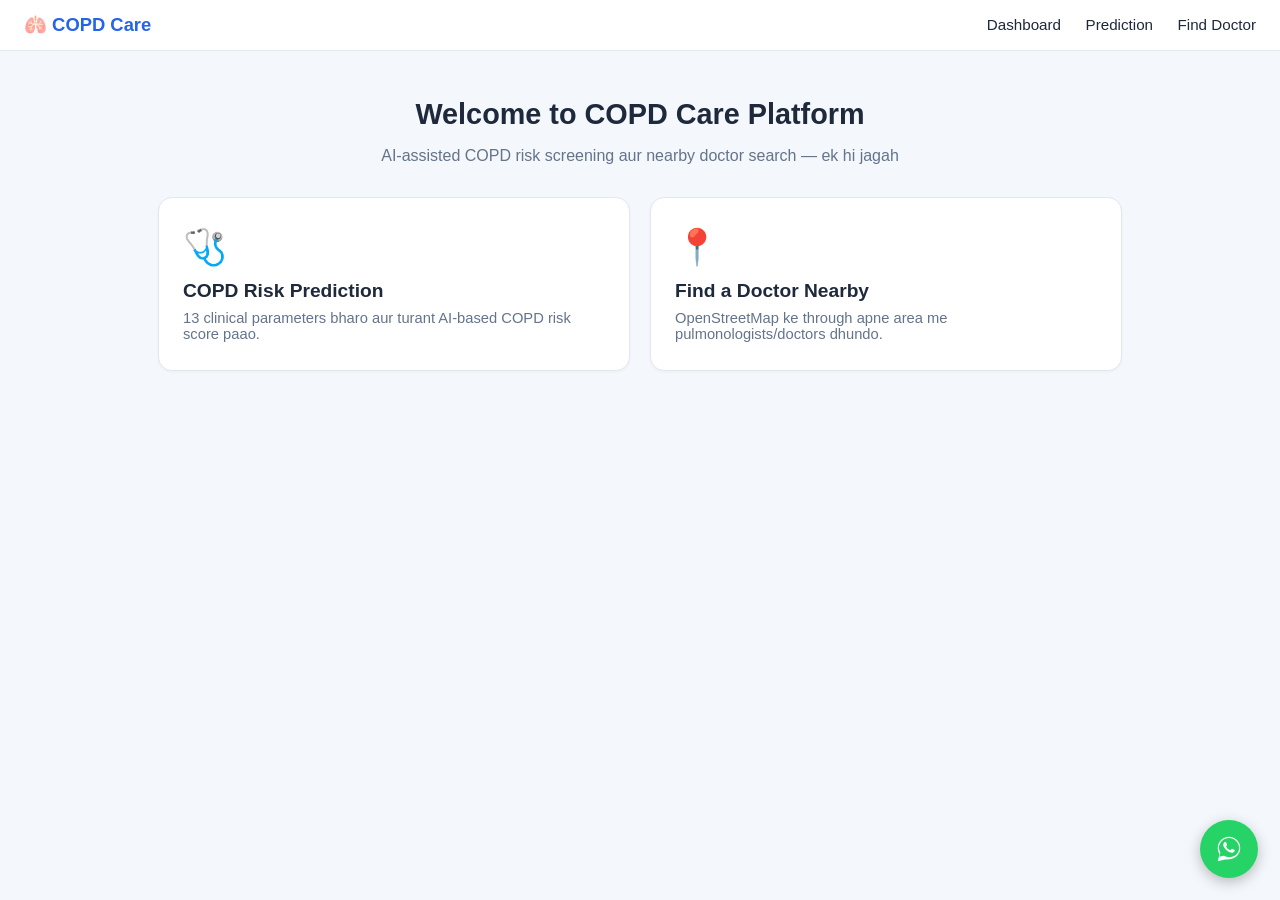
<file: frontend/index.html>
<!DOCTYPE html>
<html lang="en">
<head>
<meta charset="UTF-8">
<meta name="viewport" content="width=device-width, initial-scale=1.0">
<title>COPD Care Platform — Dashboard</title>
<link rel="stylesheet" href="css/style.css">
</head>
<body>

<header class="navbar">
  <a href="index.html" class="brand">🫁 COPD Care</a>
  <nav>
    <a href="index.html">Dashboard</a>
    <a href="predict.html">Prediction</a>
    <a href="doctor.html">Find Doctor</a>
  </nav>
</header>

<main class="container">
  <div class="dashboard-header">
    <h1>Welcome to COPD Care Platform</h1>
    <p>AI-assisted COPD risk screening aur nearby doctor search — ek hi jagah</p>
  </div>

  <div class="card-grid">
    <a href="predict.html" class="feature-card">
      <div class="icon">🩺</div>
      <h2>COPD Risk Prediction</h2>
      <p>13 clinical parameters bharo aur turant AI-based COPD risk score paao.</p>
    </a>

    <a href="doctor.html" class="feature-card">
      <div class="icon">📍</div>
      <h2>Find a Doctor Nearby</h2>
      <p>OpenStreetMap ke through apne area me pulmonologists/doctors dhundo.</p>
    </a>
  </div>
</main>

<!-- Static WhatsApp contact button -->
<a href="https://wa.me/+14155238886?text=join refer-evidence"
   class="whatsapp-float" target="_blank" rel="noopener" title="Chat on WhatsApp">
  <svg viewBox="0 0 32 32" xmlns="http://www.w3.org/2000/svg">
    <path d="M16.001 3C9.373 3 4 8.373 4 15c0 2.386.697 4.61 1.902 6.484L4 29l7.72-1.865A11.94 11.94 0 0 0 16.001 27C22.63 27 28 21.627 28 15S22.63 3 16.001 3zm0 21.75c-1.938 0-3.75-.522-5.31-1.432l-.381-.226-4.58 1.107 1.135-4.462-.248-.386A9.71 9.71 0 0 1 5.25 15c0-5.936 4.815-10.75 10.751-10.75S26.75 9.064 26.75 15 21.937 24.75 16.001 24.75zm5.507-8.05c-.302-.15-1.784-.881-2.06-.982-.276-.101-.477-.15-.678.15-.2.301-.778.982-.954 1.183-.176.2-.352.226-.653.075-.302-.151-1.274-.47-2.427-1.499-.897-.8-1.503-1.788-1.679-2.09-.176-.302-.019-.465.132-.615.135-.135.302-.352.452-.528.15-.176.2-.302.301-.503.1-.2.05-.377-.025-.528-.075-.15-.678-1.634-.929-2.238-.245-.588-.494-.508-.678-.517l-.578-.01c-.2 0-.528.075-.804.377-.276.302-1.054 1.03-1.054 2.512s1.079 2.914 1.229 3.115c.151.2 2.124 3.243 5.148 4.548.719.31 1.28.495 1.717.634.721.229 1.377.197 1.896.12.578-.086 1.784-.729 2.036-1.433.251-.704.251-1.307.176-1.433-.075-.125-.276-.2-.578-.35z"/>
  </svg>
</a>

</body>
</html>
</file>
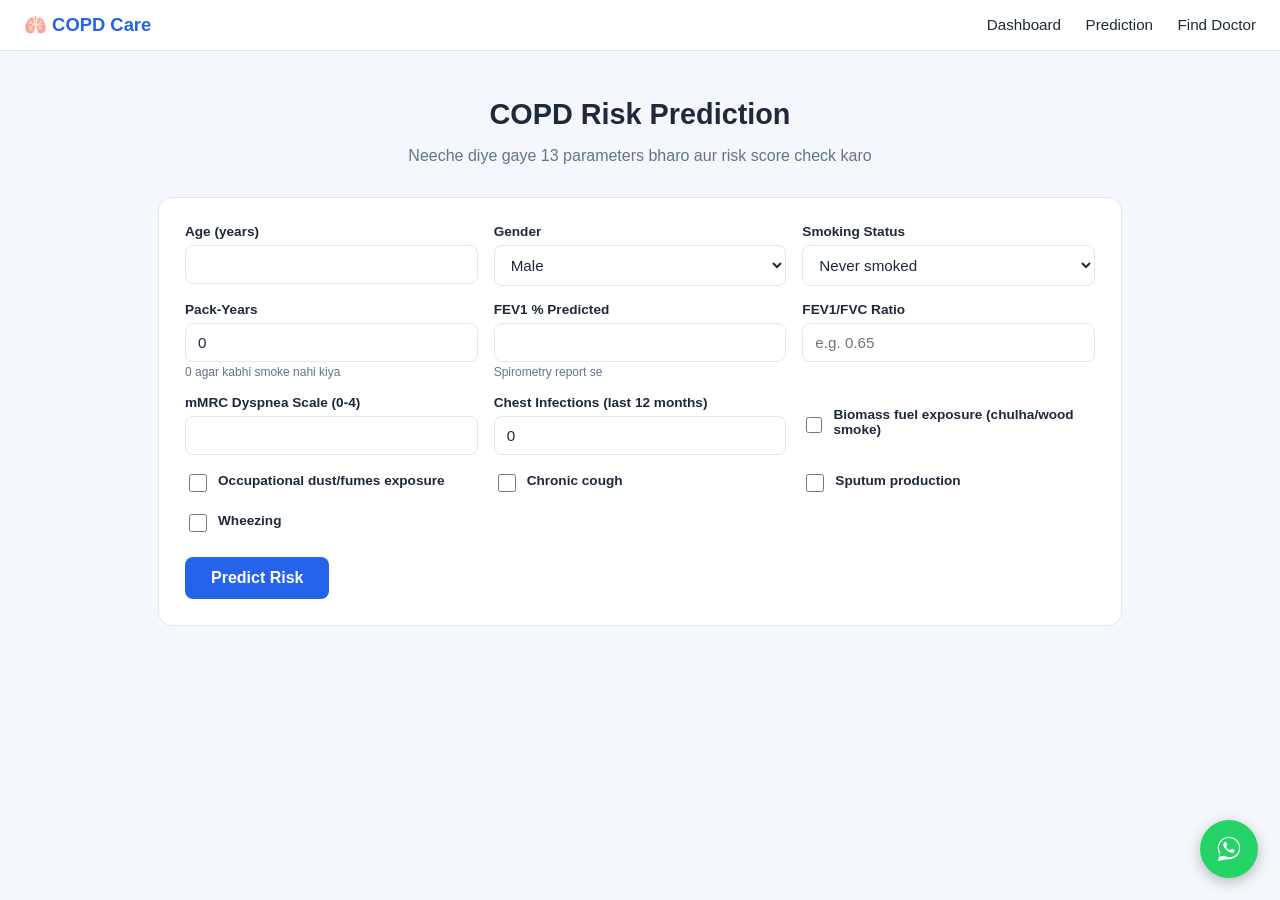
<file: frontend/predict.html>
<!DOCTYPE html>
<html lang="en">
<head>
<meta charset="UTF-8">
<meta name="viewport" content="width=device-width, initial-scale=1.0">
<title>COPD Risk Prediction</title>
<link rel="stylesheet" href="css/style.css">
</head>
<body>

<header class="navbar">
  <a href="index.html" class="brand">🫁 COPD Care</a>
  <nav>
    <a href="index.html">Dashboard</a>
    <a href="predict.html">Prediction</a>
    <a href="doctor.html">Find Doctor</a>
  </nav>
</header>

<main class="container">
  <div class="dashboard-header">
    <h1>COPD Risk Prediction</h1>
    <p>Neeche diye gaye 13 parameters bharo aur risk score check karo</p>
  </div>

  <div class="form-card">
    <form id="predictForm">
      <div class="form-grid">

        <div class="field">
          <label for="age">Age (years)</label>
          <input type="number" id="age" min="1" max="120" required>
        </div>

        <div class="field">
          <label for="gender">Gender</label>
          <select id="gender" required>
            <option value="male">Male</option>
            <option value="female">Female</option>
            <option value="other">Other</option>
          </select>
        </div>

        <div class="field">
          <label for="smoking_status">Smoking Status</label>
          <select id="smoking_status" required>
            <option value="never">Never smoked</option>
            <option value="former">Former smoker</option>
            <option value="current">Current smoker</option>
          </select>
        </div>

        <div class="field">
          <label for="pack_years">Pack-Years</label>
          <input type="number" id="pack_years" min="0" step="0.1" value="0" required>
          <small>0 agar kabhi smoke nahi kiya</small>
        </div>

        <div class="field">
          <label for="fev1_percent">FEV1 % Predicted</label>
          <input type="number" id="fev1_percent" min="0" max="150" step="0.1" required>
          <small>Spirometry report se</small>
        </div>

        <div class="field">
          <label for="fev1_fvc_ratio">FEV1/FVC Ratio</label>
          <input type="number" id="fev1_fvc_ratio" min="0" max="1" step="0.01" placeholder="e.g. 0.65" required>
        </div>

        <div class="field">
          <label for="mmrc_dyspnea_scale">mMRC Dyspnea Scale (0-4)</label>
          <input type="number" id="mmrc_dyspnea_scale" min="0" max="4" required>
        </div>

        <div class="field">
          <label for="respiratory_infections_last_year">Chest Infections (last 12 months)</label>
          <input type="number" id="respiratory_infections_last_year" min="0" value="0" required>
        </div>

        <div class="field checkbox-field">
          <input type="checkbox" id="biomass_fuel_exposure">
          <label for="biomass_fuel_exposure">Biomass fuel exposure (chulha/wood smoke)</label>
        </div>

        <div class="field checkbox-field">
          <input type="checkbox" id="occupational_dust_exposure">
          <label for="occupational_dust_exposure">Occupational dust/fumes exposure</label>
        </div>

        <div class="field checkbox-field">
          <input type="checkbox" id="chronic_cough">
          <label for="chronic_cough">Chronic cough</label>
        </div>

        <div class="field checkbox-field">
          <input type="checkbox" id="sputum_production">
          <label for="sputum_production">Sputum production</label>
        </div>

        <div class="field checkbox-field">
          <input type="checkbox" id="wheezing">
          <label for="wheezing">Wheezing</label>
        </div>

      </div>

      <button type="submit" class="btn" id="submitBtn">Predict Risk</button>
    </form>

    <div class="error-box" id="errorBox"></div>

    <div class="result-box" id="resultBox">
      <span class="result-score" id="resultScore"></span>
      <span class="result-level" id="resultLevel"></span>
      <ul class="factors-list" id="factorsList"></ul>
      <p class="disclaimer" id="disclaimerText"></p>
    </div>
  </div>
</main>

<a href="https://wa.me/910000000000?text=Hello%2C%20I%20need%20COPD%20consultation%20help"
   class="whatsapp-float" target="_blank" rel="noopener" title="Chat on WhatsApp">
  <svg viewBox="0 0 32 32" xmlns="http://www.w3.org/2000/svg">
    <path d="M16.001 3C9.373 3 4 8.373 4 15c0 2.386.697 4.61 1.902 6.484L4 29l7.72-1.865A11.94 11.94 0 0 0 16.001 27C22.63 27 28 21.627 28 15S22.63 3 16.001 3zm0 21.75c-1.938 0-3.75-.522-5.31-1.432l-.381-.226-4.58 1.107 1.135-4.462-.248-.386A9.71 9.71 0 0 1 5.25 15c0-5.936 4.815-10.75 10.751-10.75S26.75 9.064 26.75 15 21.937 24.75 16.001 24.75zm5.507-8.05c-.302-.15-1.784-.881-2.06-.982-.276-.101-.477-.15-.678.15-.2.301-.778.982-.954 1.183-.176.2-.352.226-.653.075-.302-.151-1.274-.47-2.427-1.499-.897-.8-1.503-1.788-1.679-2.09-.176-.302-.019-.465.132-.615.135-.135.302-.352.452-.528.15-.176.2-.302.301-.503.1-.2.05-.377-.025-.528-.075-.15-.678-1.634-.929-2.238-.245-.588-.494-.508-.678-.517l-.578-.01c-.2 0-.528.075-.804.377-.276.302-1.054 1.03-1.054 2.512s1.079 2.914 1.229 3.115c.151.2 2.124 3.243 5.148 4.548.719.31 1.28.495 1.717.634.721.229 1.377.197 1.896.12.578-.086 1.784-.729 2.036-1.433.251-.704.251-1.307.176-1.433-.075-.125-.276-.2-.578-.35z"/>
  </svg>
</a>

<script src="js/predict.js"></script>
</body>
</html>
</file>
<file: frontend/css/style.css>
:root {
  --primary: #2563eb;
  --primary-dark: #1d4ed8;
  --bg: #f4f7fb;
  --card-bg: #ffffff;
  --text: #1e293b;
  --muted: #64748b;
  --border: #e2e8f0;
  --success: #16a34a;
  --warning: #f59e0b;
  --danger: #dc2626;
  --whatsapp: #25d366;
  --radius: 14px;
}

* {
  box-sizing: border-box;
}

body {
  margin: 0;
  font-family: "Segoe UI", Roboto, Arial, sans-serif;
  background: var(--bg);
  color: var(--text);
}

.navbar {
  background: var(--card-bg);
  border-bottom: 1px solid var(--border);
  padding: 14px 24px;
  display: flex;
  align-items: center;
  justify-content: space-between;
  position: sticky;
  top: 0;
  z-index: 50;
}

.navbar .brand {
  font-weight: 700;
  font-size: 1.15rem;
  color: var(--primary);
  text-decoration: none;
  display: flex;
  align-items: center;
  gap: 8px;
}

.navbar nav a {
  color: var(--text);
  text-decoration: none;
  margin-left: 20px;
  font-size: 0.95rem;
}

.navbar nav a:hover {
  color: var(--primary);
}

.container {
  max-width: 1000px;
  margin: 0 auto;
  padding: 28px 18px 60px;
}

/* Dashboard cards */
.dashboard-header {
  text-align: center;
  margin-bottom: 32px;
}

.dashboard-header h1 {
  font-size: 1.8rem;
  margin-bottom: 6px;
}

.dashboard-header p {
  color: var(--muted);
}

.card-grid {
  display: grid;
  grid-template-columns: repeat(auto-fit, minmax(260px, 1fr));
  gap: 20px;
}

.feature-card {
  background: var(--card-bg);
  border: 1px solid var(--border);
  border-radius: var(--radius);
  padding: 28px 24px;
  text-decoration: none;
  color: var(--text);
  transition: transform 0.15s ease, box-shadow 0.15s ease;
  box-shadow: 0 1px 3px rgba(0, 0, 0, 0.04);
}

.feature-card:hover {
  transform: translateY(-3px);
  box-shadow: 0 8px 20px rgba(37, 99, 235, 0.12);
}

.feature-card .icon {
  font-size: 2.2rem;
  margin-bottom: 12px;
}

.feature-card h2 {
  font-size: 1.2rem;
  margin: 0 0 8px;
}

.feature-card p {
  color: var(--muted);
  font-size: 0.92rem;
  margin: 0;
}

/* Form */
.form-card {
  background: var(--card-bg);
  border: 1px solid var(--border);
  border-radius: var(--radius);
  padding: 26px;
}

.form-grid {
  display: grid;
  grid-template-columns: repeat(auto-fit, minmax(220px, 1fr));
  gap: 16px;
}

.field {
  display: flex;
  flex-direction: column;
}

.field label {
  font-size: 0.85rem;
  font-weight: 600;
  margin-bottom: 6px;
  color: var(--text);
}

.field small {
  color: var(--muted);
  font-size: 0.75rem;
  margin-top: 3px;
}

input, select {
  padding: 10px 12px;
  border: 1px solid var(--border);
  border-radius: 8px;
  font-size: 0.95rem;
  background: #fff;
  color: var(--text);
}

input:focus, select:focus {
  outline: none;
  border-color: var(--primary);
}

.checkbox-field {
  flex-direction: row;
  align-items: center;
  gap: 8px;
}

.checkbox-field input {
  width: 18px;
  height: 18px;
}

.btn {
  background: var(--primary);
  color: #fff;
  border: none;
  padding: 12px 26px;
  border-radius: 8px;
  font-size: 1rem;
  font-weight: 600;
  cursor: pointer;
  margin-top: 22px;
}

.btn:hover {
  background: var(--primary-dark);
}

.btn:disabled {
  opacity: 0.6;
  cursor: not-allowed;
}

/* Result */
.result-box {
  margin-top: 24px;
  padding: 22px;
  border-radius: var(--radius);
  border: 1px solid var(--border);
  display: none;
}

.result-box.show {
  display: block;
}

.result-score {
  font-size: 2rem;
  font-weight: 700;
}

.result-level {
  display: inline-block;
  padding: 4px 14px;
  border-radius: 20px;
  font-size: 0.85rem;
  font-weight: 700;
  color: #fff;
  margin-left: 10px;
}

.level-low { background: var(--success); }
.level-moderate { background: var(--warning); }
.level-high { background: var(--danger); }

.factors-list {
  margin-top: 14px;
  padding-left: 20px;
}

.factors-list li {
  margin-bottom: 4px;
  color: var(--muted);
}

.disclaimer {
  margin-top: 14px;
  font-size: 0.82rem;
  color: var(--muted);
  font-style: italic;
}

.error-box {
  background: #fef2f2;
  border: 1px solid #fecaca;
  color: var(--danger);
  padding: 12px 16px;
  border-radius: 8px;
  margin-top: 16px;
  display: none;
}

.error-box.show {
  display: block;
}

/* Doctor search page */
.search-bar {
  display: flex;
  gap: 10px;
  margin-bottom: 16px;
  flex-wrap: wrap;
}

.search-bar input {
  flex: 1;
  min-width: 200px;
}

#map {
  width: 100%;
  height: 420px;
  border-radius: var(--radius);
  border: 1px solid var(--border);
}

.doctor-list {
  margin-top: 20px;
  display: grid;
  gap: 14px;
}

.doctor-item {
  background: var(--card-bg);
  border: 1px solid var(--border);
  border-radius: 10px;
  padding: 16px 18px;
  display: flex;
  justify-content: space-between;
  align-items: center;
  flex-wrap: wrap;
  gap: 10px;
}

.doctor-item h3 {
  margin: 0 0 4px;
  font-size: 1.02rem;
}

.doctor-item p {
  margin: 0;
  color: var(--muted);
  font-size: 0.88rem;
}

/* WhatsApp floating button */
.whatsapp-float {
  position: fixed;
  bottom: 22px;
  right: 22px;
  background: var(--whatsapp);
  width: 58px;
  height: 58px;
  border-radius: 50%;
  display: flex;
  align-items: center;
  justify-content: center;
  box-shadow: 0 4px 14px rgba(0, 0, 0, 0.25);
  z-index: 100;
  text-decoration: none;
}

.whatsapp-float svg {
  width: 30px;
  height: 30px;
  fill: #fff;
}

.whatsapp-float:hover {
  transform: scale(1.08);
}

@media (max-width: 600px) {
  .navbar { flex-direction: column; gap: 8px; }
  .navbar nav a { margin: 0 10px; }
  .container { padding: 20px 12px 60px; }
  #map { height: 320px; }
}
</file>
